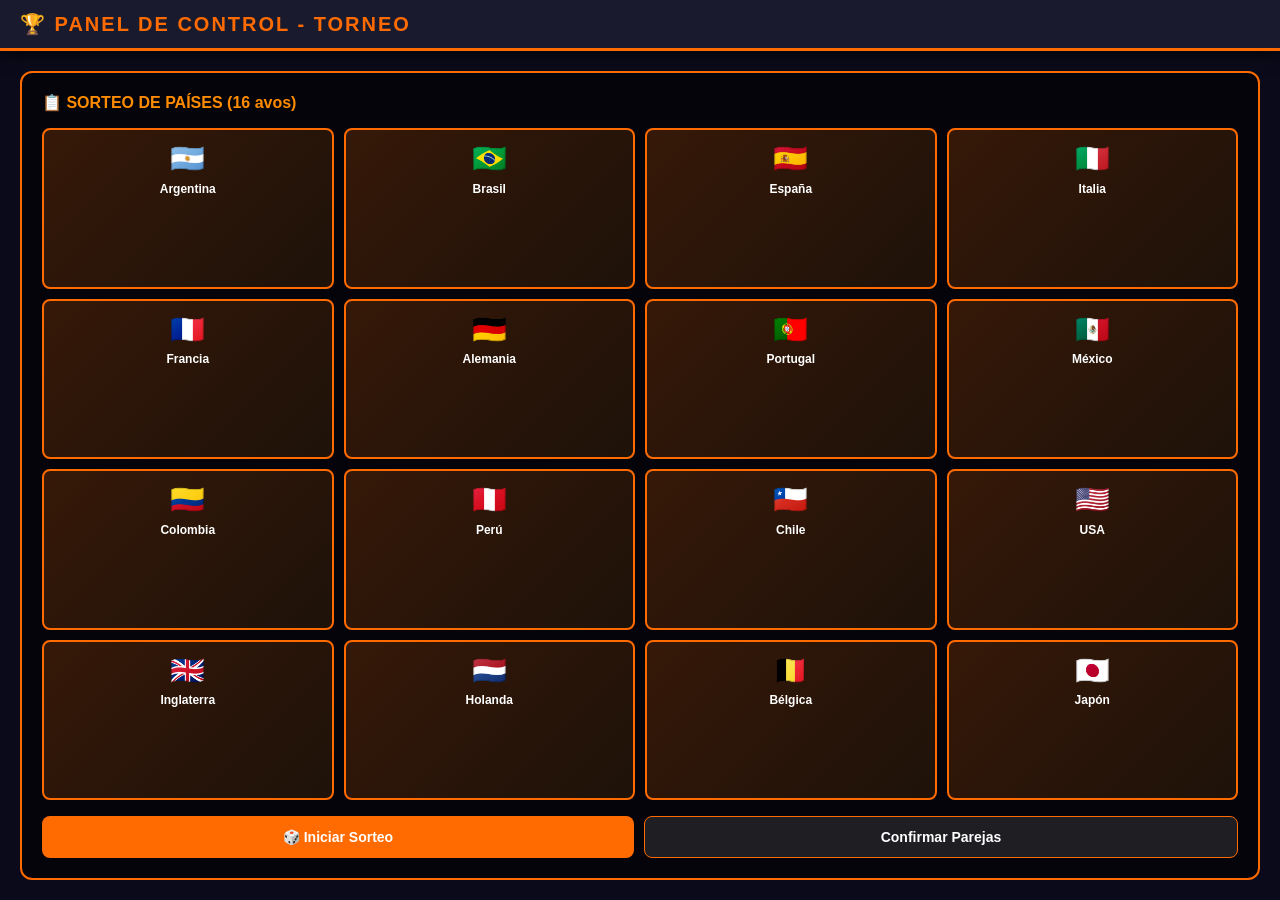
<file: control/index.html>
<!DOCTYPE html>
<html lang="es">
<head>
<meta charset="UTF-8">
<title>Panel de Control - Torneo de Fútbol</title>
<link rel="stylesheet" href="control.css">
</head>
<body>
<div id="app">
  <header>
    <h1>🏆 PANEL DE CONTROL - TORNEO</h1>
  </header>

  <div class="container">
    <!-- FASE 1: SORTEO -->
    <div id="draw-section">
      <h2>📋 SORTEO DE PAÍSES (16 avos)</h2>
      <div class="countries-grid" id="countries-grid"></div>
      <div class="draw-buttons">
        <button class="btn btn-primary" onclick="startDraw()">🎲 Iniciar Sorteo</button>
        <button class="btn btn-secondary" onclick="confirmDraw()" id="btn-confirm">Confirmar Parejas</button>
      </div>
    </div>

    <!-- FASE 2: TORNEO -->
    <div id="tournament-section" style="display: none; flex: 1; flex-direction: column;">
      <div class="tournament-content">
        <!-- Lista de partidos -->
        <div class="matches-list">
          <h3>📊 PARTIDOS - 16 AVOS</h3>
          <div class="matches" id="matches-list"></div>
        </div>

        <!-- Panel actual -->
        <div class="current-match">
          <h3>🎮 PARTIDO ACTUAL</h3>
          <div id="no-match" class="message">Selecciona un partido para empezar</div>
          
          <div id="match-content" style="display: none; flex: 1; display: flex; flex-direction: column;">
            <div class="match-display">
              <div class="team-display">
                <div class="team-display-flag" id="current-flag-a">🇦🇷</div>
                <div>
                  <div class="team-display-name" id="current-name-a">Argentina</div>
                  <div style="font-size: 16px; color: #ff8c00;" id="current-score-a">0</div>
                </div>
              </div>
              <div class="vs-display">VS</div>
              <div class="team-display right">
                <div class="team-display-flag" id="current-flag-b">🇧🇷</div>
                <div>
                  <div class="team-display-name" id="current-name-b">Brasil</div>
                  <div style="font-size: 16px; color: #ff8c00;" id="current-score-b">0</div>
                </div>
              </div>
            </div>

            <div class="match-controls">
              <div class="score-control">
                <h4 id="current-name-a2">Argentina</h4>
                <div class="score-buttons">
                  <button class="score-btn" onclick="addGoal('a')">+ GOL</button>
                  <button class="score-btn" onclick="removeGoal('a')">- GOL</button>
                </div>
              </div>
              <div class="score-control">
                <h4 id="current-name-b2">Brasil</h4>
                <div class="score-buttons">
                  <button class="score-btn" onclick="addGoal('b')">+ GOL</button>
                  <button class="score-btn" onclick="removeGoal('b')">- GOL</button>
                </div>
              </div>
            </div>

            <div class="action-buttons">
              <button class="btn-start" onclick="startMatch()">▶ INICIAR</button>
              <button class="btn-finish" onclick="finishMatch()">⏹ TERMINAR</button>
            </div>
          </div>
        </div>
      </div>
    </div>
  </div>
</div>

<script src="control.js"></script>
</body>
</html>
</file>
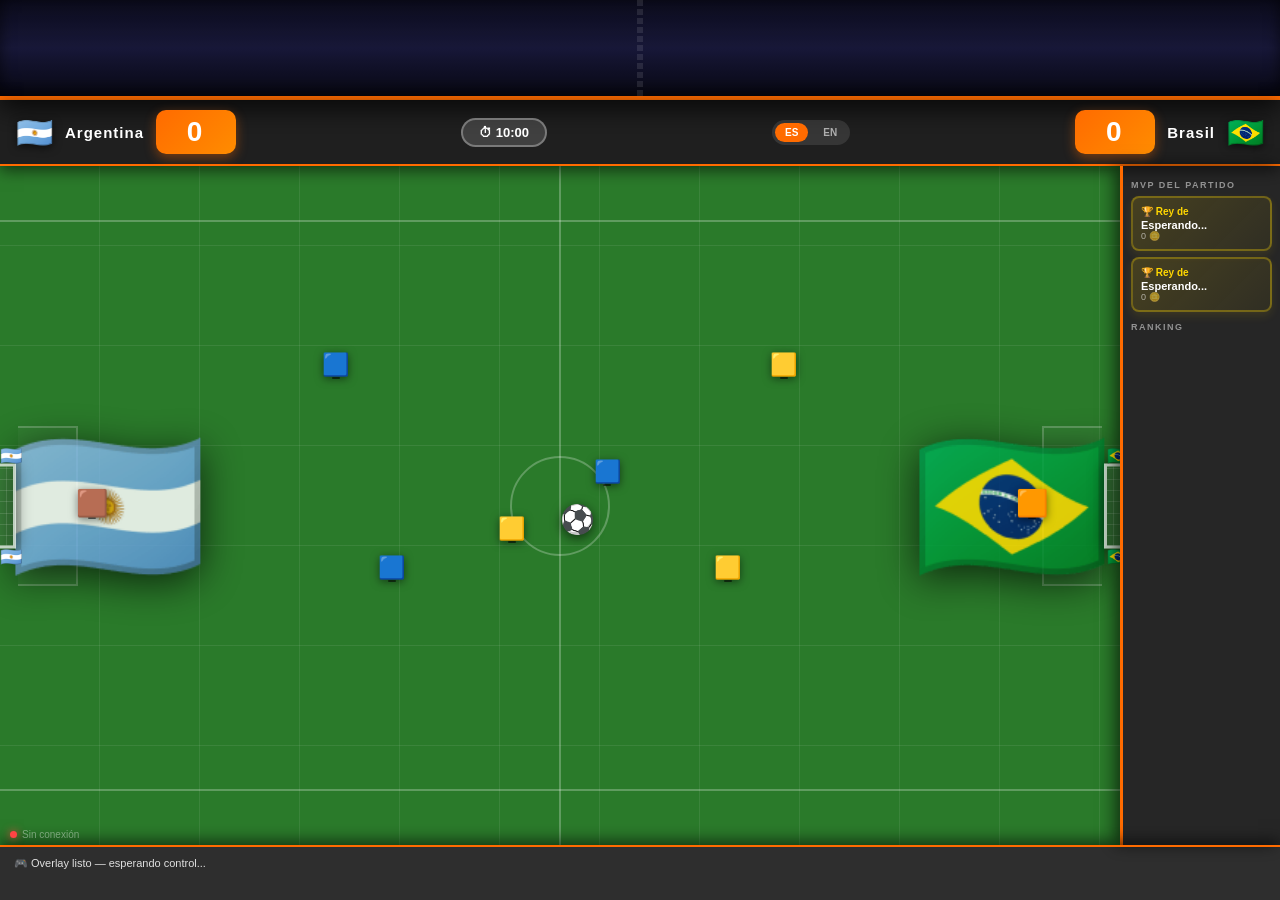
<file: overlay/index.html>
<!DOCTYPE html>
<html lang="es">
<head>
<meta charset="UTF-8">
<title>TikTok Football Tournament</title>
<link rel="stylesheet" href="styles.css">
</head>
<body>
<div id="app">
  <div id="fever-border"></div>

  <!-- Gradas -->
  <div id="stands">
    <div class="stands-section left"></div>
    <div class="stands-section right"></div>
  </div>

  <!-- Topbar -->
  <div id="topbar">
    <div class="team-side">
      <span id="flag-a" class="flag">🇦🇷</span>
      <div class="team-info">
        <span id="name-a" class="team-name">Argentina</span>
      </div>
      <div class="score-box" id="score-a">0</div>
    </div>

    <div id="timer-wrap">
      <div id="timer-badge">⏱ <span id="timer">10:00</span></div>
      <div id="fever-badge">⚡ <span class="text-es">FIEBRE</span><span class="text-en">FEVER</span> x2</div>
    </div>

    <div class="lang-toggle">
      <button class="lang-btn active" onclick="setLanguage('es')">ES</button>
      <button class="lang-btn" onclick="setLanguage('en')">EN</button>
    </div>

    <div class="team-side" style="flex-direction:row-reverse">
      <span id="flag-b" class="flag">🇧🇷</span>
      <div class="team-info">
        <span id="name-b" class="team-name">Brasil</span>
      </div>
      <div class="score-box" id="score-b">0</div>
    </div>
  </div>

  <!-- Field Container -->
  <div id="field-container">
    <!-- Campo -->
    <div id="field-wrapper">
      <div id="field">
        <div id="field-lines">
          <div class="fline" id="line-center"></div>
          <div id="circle-center"></div>
          <div class="fline" id="line-top"></div>
          <div class="fline" id="line-bottom"></div>
        </div>

        <!-- Banderas grandes -->
        <div class="goal-banner left" id="banner-left">🇦🇷</div>
        <div class="goal-banner right" id="banner-right">🇧🇷</div>

        <div class="penalty-box left"></div>
        <div class="penalty-box right"></div>

        <div class="goal-wrap left" id="goal-left">
          <div class="goal-post left">
            <div class="goal-net"></div>
            <span class="goal-flag top" id="flag-goal-left-t">🇦🇷</span>
            <span class="goal-flag bot" id="flag-goal-left-b">🇦🇷</span>
          </div>
        </div>

        <div class="goal-wrap right" id="goal-right">
          <div class="goal-post right">
            <div class="goal-net"></div>
            <span class="goal-flag top" id="flag-goal-right-t">🇧🇷</span>
            <span class="goal-flag bot" id="flag-goal-right-b">🇧🇷</span>
          </div>
        </div>

        <div id="ball">⚽</div>

        <div id="goal-flash">
          <div id="goal-text">⚽ <span class="text-es">GOL!</span><span class="text-en">GOAL!</span></div>
          <div id="goal-sub"></div>
          <div id="goal-user"></div>
        </div>
      </div>
    </div>

    <!-- Sidebar -->
    <div id="sidebar">
      <div class="s-label"><span class="text-es">MVP del partido</span><span class="text-en">Match MVP</span></div>
      <div class="mvp-card">
        <div class="mvp-team" id="mvp-a-label">🏆 <span class="text-es">Rey de</span><span class="text-en">Champion</span></div>
        <div class="mvp-user" id="mvp-a-user"><span class="text-es">Esperando...</span><span class="text-en">Waiting...</span></div>
        <div class="mvp-coins" id="mvp-a-coins">0 🪙</div>
      </div>
      <div class="mvp-card">
        <div class="mvp-team" id="mvp-b-label">🏆 <span class="text-es">Rey de</span><span class="text-en">Champion</span></div>
        <div class="mvp-user" id="mvp-b-user"><span class="text-es">Esperando...</span><span class="text-en">Waiting...</span></div>
        <div class="mvp-coins" id="mvp-b-coins">0 🪙</div>
      </div>
      <div class="s-label"><span class="text-es">Ranking</span><span class="text-en">Ranking</span></div>
      <div id="leaderboard"></div>
    </div>
  </div>

  <!-- Feed -->
  <div id="feed">
    <div class="feed-msg">🎮 <span class="text-es">Overlay listo — esperando control...</span><span class="text-en">Overlay ready — waiting for control...</span></div>
  </div>

  <div id="ws-status">
    <div id="ws-dot"></div>
    <span id="ws-label"><span class="text-es">Conectando...</span><span class="text-en">Connecting...</span></span>
  </div>
</div>

<script src="app.js"></script>
</body>
</html>
</file>
<file: control/control.css>
* { margin: 0; padding: 0; box-sizing: border-box; }
body {
  font-family: 'Segoe UI', sans-serif;
  background: #0a0a1a;
  color: #fff;
  overflow: hidden;
}

#app {
  height: 100vh;
  display: flex;
  flex-direction: column;
}

header {
  background: #1a1a2e; padding: 12px 20px;
  border-bottom: 3px solid #ff6b00;
  box-shadow: 0 4px 15px rgba(0,0,0,0.6);
}

h1 { color: #ff6b00; font-size: 20px; letter-spacing: 2px; }

.container {
  flex: 1; display: flex; gap: 16px; padding: 20px;
  overflow: auto;
}

/* ─── FASE 1: SORTEO ─── */
#draw-section {
  flex: 1; display: flex; flex-direction: column;
  background: rgba(0,0,0,0.6); border-radius: 12px;
  border: 2px solid #ff6b00; padding: 20px;
}

#draw-section h2 {
  color: #ff8c00; margin-bottom: 16px; font-size: 16px;
}

.countries-grid {
  display: grid; grid-template-columns: repeat(4, 1fr);
  gap: 10px; flex: 1; overflow-y: auto; margin-bottom: 16px;
}

.country-card {
  background: linear-gradient(135deg, rgba(255,107,0,0.2), rgba(255,140,0,0.1));
  border: 2px solid #ff6b00; border-radius: 8px;
  padding: 12px; text-align: center;
  cursor: pointer; transition: all 0.3s;
  font-size: 28px; line-height: 1.2;
  display: flex; flex-direction: column; align-items: center; gap: 6px;
}

.country-card:hover {
  background: linear-gradient(135deg, rgba(255,107,0,0.4), rgba(255,140,0,0.2));
  transform: scale(1.05);
}

.country-card.selected {
  background: #ff6b00; border-color: #ffd700;
  box-shadow: 0 0 20px #ff6b00;
}

.country-name { font-size: 12px; font-weight: 700; }

.draw-buttons {
  display: flex; gap: 10px;
}

.btn {
  flex: 1; padding: 12px; border: none; border-radius: 8px;
  font-weight: 700; cursor: pointer; transition: all 0.3s;
  font-size: 14px;
}

.btn-primary {
  background: #ff6b00; color: #fff;
}

.btn-primary:hover {
  background: #ff8c00; box-shadow: 0 0 20px rgba(255,107,0,0.6);
}

.btn-primary:disabled {
  background: #666; cursor: not-allowed; opacity: 0.5;
}

.btn-secondary {
  background: rgba(255,255,255,0.1); color: #fff; border: 1px solid #ff6b00;
}

.btn-secondary:hover {
  background: rgba(255,107,0,0.2);
}

/* ─── FASE 2: TORNEO ─── */
#tournament-section {
  display: none; flex: 1; flex-direction: column;
}

.tournament-content {
  flex: 1; display: flex; gap: 16px;
}

.matches-list {
  flex: 1; background: rgba(0,0,0,0.6); border-radius: 12px;
  border: 2px solid #ff6b00; padding: 16px;
  display: flex; flex-direction: column;
}

.matches-list h3 {
  color: #ff8c00; margin-bottom: 12px; font-size: 14px;
}

.matches {
  flex: 1; overflow-y: auto; display: flex; flex-direction: column; gap: 8px;
}

.match-item {
  background: rgba(255,107,0,0.1); border: 2px solid #ff6b00;
  border-radius: 8px; padding: 12px; cursor: pointer;
  transition: all 0.3s;
}

.match-item:hover {
  background: rgba(255,107,0,0.2); transform: translateX(5px);
}

.match-item.active {
  background: #ff6b00; box-shadow: 0 0 20px #ff6b00;
}

.match-item.finished {
  background: rgba(100,200,100,0.1); border-color: #4c4;
}

.match-teams {
  display: flex; justify-content: space-between; align-items: center;
  margin-bottom: 6px;
}

.team-vs {
  font-size: 28px; font-weight: 700; margin: 0 8px;
}

.match-status {
  font-size: 10px; color: rgba(255,255,255,0.6);
}

.match-status.finished {
  color: #4c4; font-weight: 700;
}

/* ─── PANEL ACTUAL ─── */
.current-match {
  flex: 1; background: rgba(0,0,0,0.6); border-radius: 12px;
  border: 2px solid #ff6b00; padding: 16px;
  display: flex; flex-direction: column;
}

.current-match h3 {
  color: #ff8c00; margin-bottom: 12px; font-size: 14px;
}

.match-display {
  flex: 1; display: flex; flex-direction: column; justify-content: space-around;
  background: rgba(0,0,0,0.4); border-radius: 8px; padding: 16px;
  margin-bottom: 12px;
}

.team-display {
  display: flex; align-items: center; gap: 16px; font-size: 20px; font-weight: 700;
}

.team-display.right { flex-direction: row-reverse; }

.team-display-flag { font-size: 40px; }
.team-display-name { flex: 1; }

.vs-display {
  text-align: center; color: #ff8c00; font-size: 24px; font-weight: 900;
}

.match-controls {
  display: grid; grid-template-columns: 1fr 1fr; gap: 8px;
  margin-bottom: 12px;
}

.score-control {
  background: rgba(255,107,0,0.1); border: 2px solid #ff6b00;
  border-radius: 8px; padding: 12px; text-align: center;
}

.score-control h4 { font-size: 12px; color: #ff8c00; margin-bottom: 8px; }

.score-buttons {
  display: flex; gap: 6px;
}

.score-btn {
  flex: 1; padding: 8px; background: #ff6b00; color: #fff;
  border: none; border-radius: 4px; cursor: pointer; font-weight: 700;
  transition: all 0.3s;
}

.score-btn:hover { background: #ff8c00; }

.match-status-display {
  text-align: center; color: rgba(255,255,255,0.7); font-size: 12px;
  margin-bottom: 12px;
}

.action-buttons {
  display: flex; gap: 8px;
}

.btn-start {
  flex: 1; padding: 10px; background: #4c4; color: #000;
  border: none; border-radius: 8px; font-weight: 700; cursor: pointer;
}

.btn-start:hover { background: #6f6; }

.btn-finish {
  flex: 1; padding: 10px; background: #f44; color: #fff;
  border: none; border-radius: 8px; font-weight: 700; cursor: pointer;
}

.btn-finish:hover { background: #f66; }

.btn-next {
  flex: 1; padding: 10px; background: #ff6b00; color: #fff;
  border: none; border-radius: 8px; font-weight: 700; cursor: pointer;
}

.btn-next:hover { background: #ff8c00; }

.message {
  background: rgba(255,107,0,0.2); border: 2px solid #ff6b00;
  border-radius: 8px; padding: 12px; margin-bottom: 12px;
  color: #ff8c00; font-size: 12px; font-weight: 700;
}

.hidden { display: none !important; }
</file>
<file: overlay/styles.css>
html {
  --primary-color: #ff6b00;
  --secondary-color: #ff8c00;
  --dark-bg: rgba(0,0,0,0.88);
  --field-color: #2a7a2a;
}

* { box-sizing: border-box; margin: 0; padding: 0; font-family: 'Segoe UI', sans-serif; }
body { background: transparent; overflow: hidden; }

.text-en { display: none; }
html.lang-en .text-en { display: inline; }
html.lang-en .text-es { display: none; }

#app {
  width: 100vw; height: 100vh;
  display: flex; flex-direction: column; position: relative; overflow: hidden;
}

/* ─── GRADAS ─── */
#stands {
  height: 100px;
  background: linear-gradient(180deg, #0a0a1a 0%, #1a1a3e 50%, #0a0a1a 100%);
  display: flex; gap: 0; overflow: hidden; position: relative;
  border-bottom: 4px solid var(--primary-color);
  box-shadow: 0 8px 25px rgba(0,0,0,0.8), inset 0 -5px 15px rgba(0,0,0,0.6);
}

.stands-section {
  flex: 1; display: flex; align-items: flex-end; justify-content: center;
  flex-wrap: wrap; gap: 2px; padding: 8px; overflow: hidden;
  background: linear-gradient(180deg, transparent, rgba(0,0,0,0.2));
}

.stands-section.left { border-right: 3px dashed rgba(255,255,255,0.1); }
.stands-section.right { border-left: 3px dashed rgba(255,255,255,0.1); }

.fan {
  font-size: 22px; line-height: 1; display: inline-block;
  animation: fanIdle 2s infinite;
  animation-delay: var(--delay);
  transform-origin: bottom center;
  filter: drop-shadow(0 2px 4px rgba(0,0,0,0.6));
}

@keyframes fanIdle {
  0%,100% { transform: translateY(0) rotate(0deg); }
  50% { transform: translateY(-4px) rotate(var(--sway)); }
}

.fan.celebrate {
  animation: fanCelebrate 0.4s infinite alternate !important;
}

@keyframes fanCelebrate {
  from { transform: translateY(-10px) scale(1.3) rotate(-12deg); }
  to { transform: translateY(0px) scale(1.0) rotate(12deg); }
}

/* ─── TOPBAR ─── */
#topbar {
  display: flex; align-items: center; justify-content: space-between;
  background: var(--dark-bg); padding: 10px 16px;
  border-bottom: 2px solid var(--primary-color);
  z-index: 20; position: relative;
  box-shadow: 0 4px 15px rgba(0,0,0,0.6);
}

.team-side { display: flex; align-items: center; gap: 12px; }
.flag { font-size: 30px; filter: drop-shadow(0 2px 4px rgba(0,0,0,0.6)); }
.team-info { display: flex; flex-direction: column; gap: 2px; }
.team-name { color: #fff; font-size: 15px; font-weight: 700; letter-spacing: 1px; }

.score-box {
  background: linear-gradient(135deg, var(--primary-color), var(--secondary-color));
  border-radius: 10px; padding: 6px 20px;
  color: #fff; font-size: 28px; font-weight: 900;
  letter-spacing: 3px; min-width: 80px; text-align: center;
  transition: transform 0.3s, box-shadow 0.3s;
  box-shadow: 0 4px 12px rgba(255, 107, 0, 0.4);
}

.score-box.flash {
  background: linear-gradient(135deg, #ffd700, #ffed4e);
  transform: scale(1.12);
  box-shadow: 0 8px 25px rgba(255, 215, 0, 0.8);
}

#timer-wrap { display: flex; flex-direction: column; align-items: center; gap: 6px; }
#timer-badge {
  background: rgba(255,255,255,0.15); border-radius: 20px;
  padding: 5px 16px; color: #fff; font-size: 13px; font-weight: 700;
  border: 2px solid rgba(255,255,255,0.3);
}

#fever-badge {
  display: none; background: linear-gradient(135deg, #e63, #ff3366);
  border-radius: 20px; padding: 5px 14px; color: #fff; font-size: 12px;
  font-weight: 800; animation: pulse 0.6s infinite alternate;
  border: 2px solid #ff6699;
}

#fever-badge.active { display: block; }

@keyframes pulse { from { opacity:1; transform: scale(1); } to { opacity:0.5; transform: scale(1.05); } }

.lang-toggle {
  display: flex; gap: 5px; background: rgba(255,255,255,0.1);
  border-radius: 20px; padding: 3px;
}

.lang-btn {
  background: transparent; color: rgba(255,255,255,0.6);
  border: none; padding: 4px 10px; border-radius: 16px;
  cursor: pointer; font-weight: 600; font-size: 10px;
  transition: all 0.3s;
}

.lang-btn.active {
  background: var(--primary-color); color: #fff;
}

/* ─── FIELD ─── */
#field-container {
  flex: 1; display: flex; position: relative;
}

#field-wrapper {
  flex: 1; position: relative;
  background: var(--field-color);
  background-image:
    repeating-linear-gradient(90deg,
      transparent 0px, transparent 99px,
      rgba(255,255,255,0.08) 99px, rgba(255,255,255,0.08) 100px),
    repeating-linear-gradient(0deg,
      transparent 0px, transparent 99px,
      rgba(255,255,255,0.08) 99px, rgba(255,255,255,0.08) 100px);
  display: flex;
}

#field {
  flex: 1; position: relative; overflow: hidden;
}

#field-lines {
  position: absolute; inset: 0; pointer-events: none; z-index: 1;
}

.fline {
  position: absolute; background: rgba(255,255,255,0.25);
}

#line-center { top:0; bottom:0; left:50%; width:2px; transform:translateX(-50%); }
#circle-center {
  position: absolute; border-radius: 50%;
  border: 2px solid rgba(255,255,255,0.25);
  width: 100px; height: 100px;
  left: 50%; top: 50%; transform: translate(-50%,-50%);
}

#line-top { left:0; right:0; top:8%; height:2px; }
#line-bottom { left:0; right:0; bottom:8%; height:2px; }

.penalty-box {
  position: absolute; top:50%; transform:translateY(-50%);
  width: 60px; height: 160px;
  border: 2px solid rgba(255,255,255,0.22);
  background: rgba(255,255,255,0.03);
}

.penalty-box.left { left:18px; border-left:none; }
.penalty-box.right { right:18px; border-right:none; }

/* Banderas */
.goal-banner {
  position: absolute; z-index: 2;
  font-size: 160px; line-height: 1;
  filter: drop-shadow(0 8px 20px rgba(0,0,0,0.8));
  animation: bannerWave 3s infinite ease-in-out;
  opacity: 0.85;
}

.goal-banner.left { left: 8px; top: 50%; transform: translateY(-50%); }
.goal-banner.right { right: 8px; top: 50%; transform: translateY(-50%); }

@keyframes bannerWave {
  0%, 100% { transform: translateY(-50%) scaleX(1); }
  50% { transform: translateY(-50%) scaleX(1.08); }
}

/* Porterías */
.goal-wrap {
  position: absolute; top:50%; transform:translateY(-50%);
  display: flex; flex-direction: column; align-items: center;
  z-index: 5;
}

.goal-wrap.left { left:0; }
.goal-wrap.right { right:0; }

.goal-post {
  width: 16px; height: 85px;
  border: 3px solid rgba(255,255,255,0.7);
  background: rgba(255,255,255,0.07);
  position: relative;
  box-shadow: 0 0 15px rgba(0,0,0,0.5);
}

.goal-post.left { border-left:none; }
.goal-post.right { border-right:none; }

.goal-flag {
  font-size: 18px; position: absolute;
  animation: flagWave 1.5s infinite alternate ease-in-out;
}

.goal-flag.top { top:-22px; }
.goal-flag.bot { bottom:-22px; }

@keyframes flagWave {
  from { transform: rotate(-10deg); }
  to { transform: rotate(10deg); }
}

.goal-net {
  position: absolute; inset: 0;
  background-image:
    repeating-linear-gradient(0deg, transparent, transparent 10px, rgba(255,255,255,0.12) 10px, rgba(255,255,255,0.12) 11px),
    repeating-linear-gradient(90deg, transparent, transparent 6px, rgba(255,255,255,0.12) 6px, rgba(255,255,255,0.12) 7px);
}

/* Balón */
#ball {
  font-size: 28px; line-height: 1;
  position: absolute;
  transition: left 0.5s cubic-bezier(.4,0,.2,1), top 0.5s cubic-bezier(.4,0,.2,1);
  z-index: 15; user-select: none;
  filter: drop-shadow(0 3px 6px rgba(0,0,0,0.6));
}

#ball.kicked {
  animation: ballSpin 0.5s linear;
}

@keyframes ballSpin {
  from { transform: rotate(0deg) scale(1.2); }
  to { transform: rotate(360deg) scale(1); }
}

/* Jugadores */
.player {
  position: absolute; z-index: 10;
  display: flex; flex-direction: column; align-items: center; gap: 1px;
  transition: left 0.6s ease, top 0.6s ease;
  pointer-events: none;
}

.player-body {
  font-size: 22px; line-height: 1;
  filter: drop-shadow(0 2px 4px rgba(0,0,0,0.5));
}

.player-name {
  font-size: 8px; color: #fff; font-weight: 700;
  background: rgba(0,0,0,0.55); padding: 1px 4px; border-radius: 3px;
  white-space: nowrap; max-width: 60px; overflow: hidden; text-overflow: ellipsis;
}

.player.react .player-body {
  animation: playerReact 0.4s ease;
}

@keyframes playerReact {
  0% { transform: scale(1); }
  50% { transform: scale(1.4) translateY(-6px); }
  100% { transform: scale(1); }
}

.goalkeeper { z-index: 11; }
.goalkeeper .player-body { font-size: 26px; }

/* Gol Flash */
#goal-flash {
  display:none; position:absolute; inset:0; z-index:30;
  align-items:center; justify-content:center; flex-direction:column; gap:10px;
  background:rgba(0,0,0,0.75);
  animation: goalFlashIn 0.3s ease;
}

#goal-flash.show { display:flex; }

@keyframes goalFlashIn {
  from { opacity: 0; }
  to { opacity: 1; }
}

#goal-text {
  font-size:70px; color:#ffd700; font-weight:900;
  text-shadow:0 0 50px rgba(255,215,0,1), 0 0 30px rgba(255,107,0,1);
  animation: goalTextBounce 0.6s ease;
}

@keyframes goalTextBounce {
  0% { transform: scale(0.5); }
  50% { transform: scale(1.2); }
  100% { transform: scale(1); }
}

#goal-sub { color:#ff8c00; font-size:22px; font-weight:800; }
#goal-user { color:rgba(255,255,255,0.9); font-size:14px; }

/* Fever */
#fever-border {
  display:none; position:absolute; inset:0; pointer-events:none;
  border:4px solid #e63; z-index:25;
  animation: feverAnim 0.5s infinite alternate;
}

#fever-border.active { display:block; }

@keyframes feverAnim { from{opacity:0.3;} to{opacity:1;} }

/* Sidebar */
#sidebar {
  width: 160px; background: rgba(0,0,0,0.85); padding: 10px 8px;
  display: flex; flex-direction: column; gap: 6px;
  border-left: 3px solid var(--primary-color); z-index: 20;
  box-shadow: -5px 0 15px rgba(0,0,0,0.6);
  overflow-y: auto;
  max-height: calc(100vh - 110px - 60px);
}

.s-label { 
  color: rgba(255,255,255,0.5); font-size: 9px; letter-spacing:1.5px;
  text-transform:uppercase; font-weight: 700; margin-top: 4px;
}

.mvp-card {
  background: linear-gradient(135deg, rgba(255,215,0,0.15), rgba(255,215,0,0.05));
  border-radius: 8px; border: 2px solid rgba(255,215,0,0.3);
  padding: 8px; box-shadow: 0 4px 10px rgba(255,215,0,0.1);
  font-size: 11px;
}

.mvp-team { color:#ffd700; font-size:10px; font-weight:800; }
.mvp-user { color:#fff; font-size:11px; font-weight:700; margin-top:2px; }
.mvp-coins { color:rgba(255,255,255,0.6); font-size:9px; }

.lb-row {
  display:flex; align-items:center; gap:4px;
  background:rgba(255,255,255,0.08); border-radius:6px; padding:4px 6px;
  border-left: 2px solid var(--primary-color); font-size: 10px;
}

.lb-pos { color:rgba(255,255,255,0.4); font-size:9px; font-weight:700; width:14px; }
.lb-flag { font-size:14px; }
.lb-name { flex:1; color:#fff; font-size:10px; font-weight:700; }
.lb-coins { color:rgba(255,255,255,0.5); font-size:9px; }

/* Feed */
#feed {
  background:rgba(0,0,0,0.82); padding:8px 14px;
  min-height:55px; display:flex; flex-direction:column;
  gap:2px; border-top:2px solid var(--primary-color); overflow:hidden; z-index:20;
  box-shadow: 0 -4px 15px rgba(0,0,0,0.6);
}

.feed-msg {
  color:rgba(255,255,255,0.85); font-size:11px; line-height:1.5; font-weight: 500;
}

.feed-msg b { color:var(--secondary-color); font-weight:800; }
.feed-msg.hl { color:#ffd700; }

/* WS Status */
#ws-status {
  position:absolute; bottom:60px; left:10px; z-index:30;
  font-size:10px; color:rgba(255,255,255,0.4);
  display:flex; align-items:center; gap:5px;
}

#ws-dot {
  width:7px; height:7px; border-radius:50%; background:#555; transition:background 0.4s;
}

#ws-dot.connected { background:#4f4; box-shadow: 0 0 8px #4f4; }
#ws-dot.disconnected { background:#f44; box-shadow: 0 0 8px #f44; }
</file>
